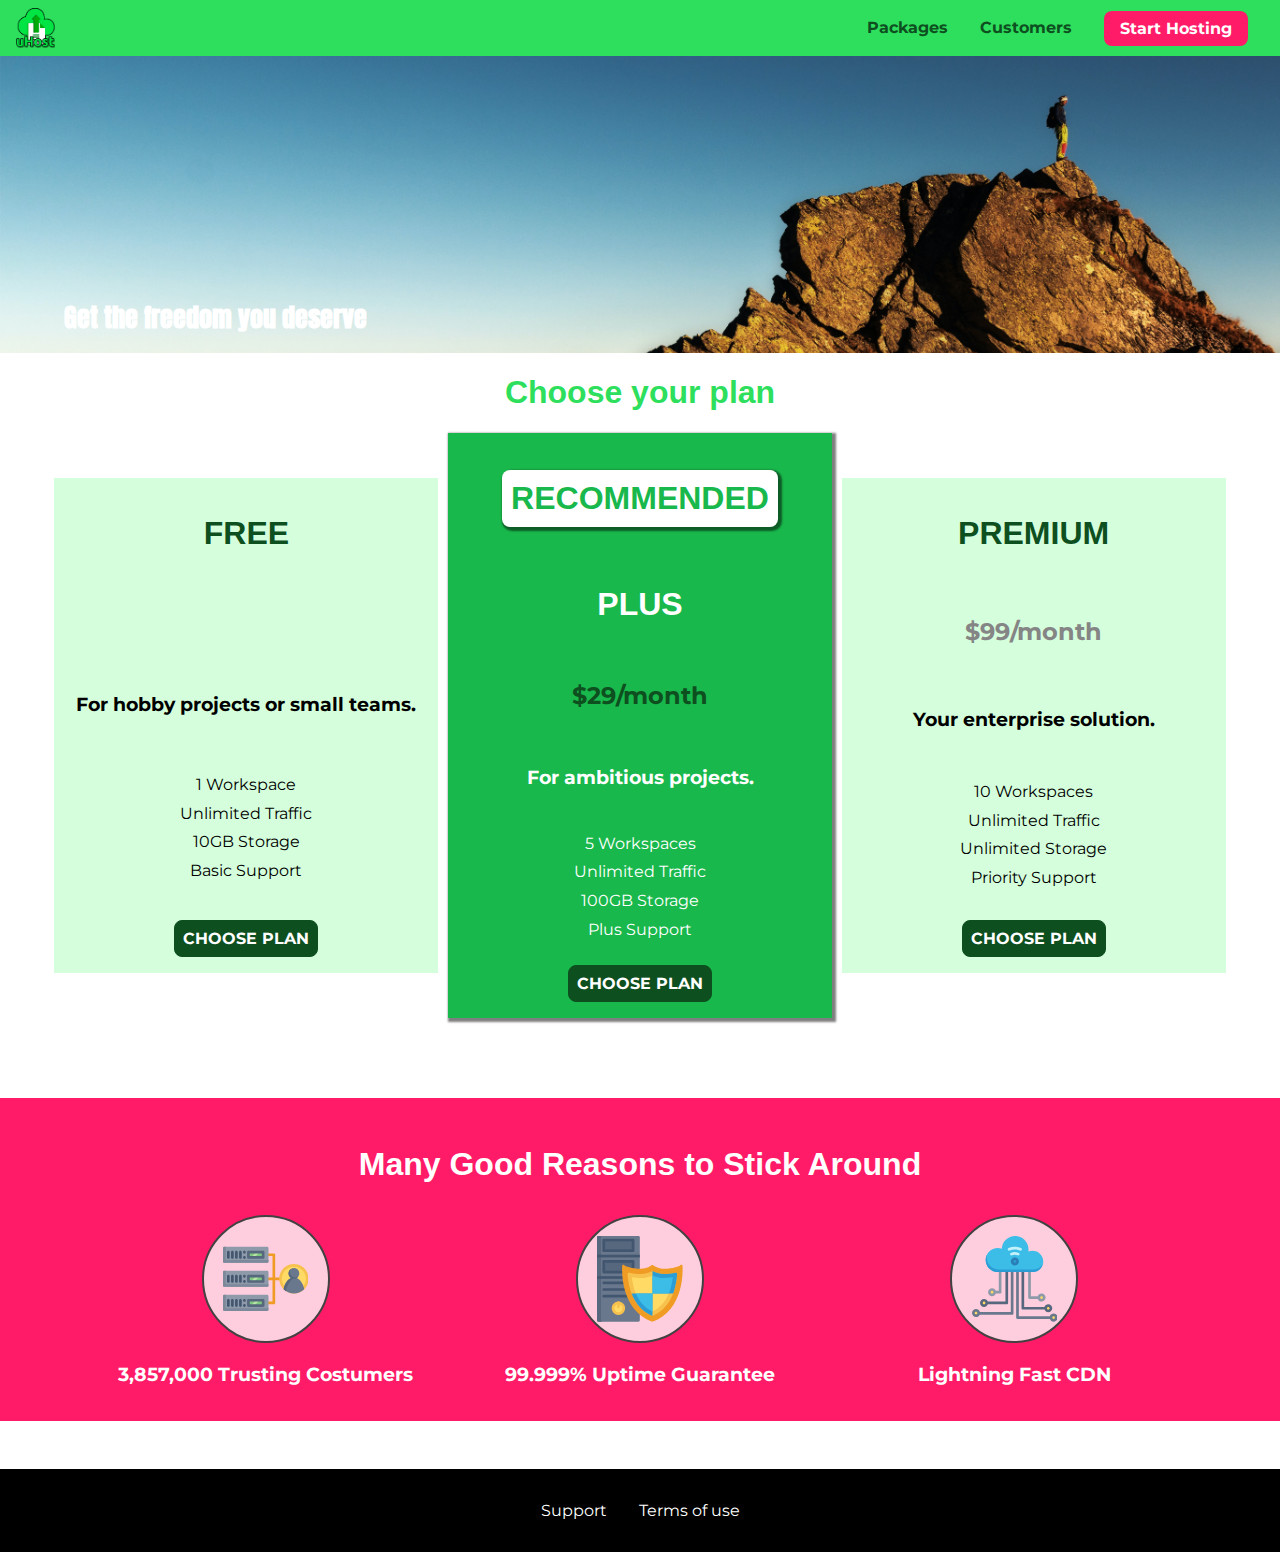
<file: index.html>
<!DOCTYPE html>
<html lang="en">

    <head>
        <meta charset="UTF-8">
        <meta http-equiv="X-UA-Compatible" content="ie=edge">
        <meta name="viewport" content="width=device-width, initial-scale=1.0">
        <title>uHost</title>
        <link rel="shortcut icon" href="images/favicon.png">
        <!--
            the shared.css file contains the styles that all of the html pages of the website should contain
            such as the header, footer and button ones.
            It is important for you to consider that the first file will be parsed first, therefore, the second 
            file will rewrite the properties for the elements that contain the same selector
        -->
        <link rel="stylesheet" href="shared.css">
        <link rel="stylesheet" href="main.css">
    </head>
    <!--
        NOTES
        - remember that the fonts should go before the css file so you can actually use them
    -->

    <body>
        <div class="backdrop"></div>
        <div class="modal">
            <h1 class="modal__title">Do you want to continue?</h1>
            <div class="modal__actions">
                <a href="start-hosting/index.html" class="modal__action">Yes!</a>
                <button class="modal__action modal__action--negative" type="button">No!</button>
            </div>
        </div>
        <header class="main-header">
            <div>
                <button class="toggle-button">
                    <span class="toggle-button__bar"></span>
                    <span class="toggle-button__bar"></span>
                    <span class="toggle-button__bar"></span>
                </button>
                <a href="index.html" class="main-header__brand">
                    <img src="images/uhost-icon.png" alt="uHost - Your favorite hosting company">
                </a>
            </div>
            <nav class="main-nav">
                <ul class="main-nav__items">
                    <li class="main-nav__item">
                        <a href="packages/index.html">Packages</a>
                    </li>
                    <li class="main-nav__item">
                        <a href="customers/index.html">Customers</a>
                    </li>
                    <li class="main-nav__item main-nav__item--cta">
                        <a href="start-hosting/index.html">Start Hosting</a>
                    </li>
                </ul>
            </nav>
        </header>
        <nav class="mobile-nav">
            <ul class="mobile-nav__items">
                <li class="mobile-nav__item">
                    <a href="packages/index.html">Packages</a>
                </li>
                <li class="mobile-nav__item">
                    <a href="customers/index.html">Customers</a>
                </li>
                <li class="mobile-nav__item mobile-nav__item--cta">
                    <a href="start-hosting/index.html">Start Hosting</a>
                </li>
            </ul>
        </nav>
       <main>
           <section id="product-overview">
               <h1>Get the freedom you deserve</h1>
           </section>
           <section id="plans">
               <h1 class="section-title">Choose your plan</h1>
               <div class="plan__list">
                <article class="plan">
                    <h1 class="plan__title">FREE</h1>
                    <h2 class="plan__price"$0/month</h2>
                    <h3>For hobby projects or small teams.</h3>
                    <ul class="plan__features">
                        <li class="plan__feature">1 Workspace</li>
                        <li class="plan__feature">Unlimited Traffic</li>
                        <li class="plan__feature">10GB Storage</li>
                        <li class="plan__feature">Basic Support</li>
                    </ul>
                    <div>
                        <button class="button">CHOOSE PLAN</button>
                    </div>
                </article>
                <article class="plan plan--highlighted">
                    <h1 class="plan__annotation">RECOMMENDED</h1>
                    <h1 class="plan__title">PLUS</h1>
                    <h2 class="plan__price">$29/month</h2>
                    <h3>For ambitious projects.</h3>
                    <ul class="plan__features">
                        <li class="plan__feature">5 Workspaces</li>
                        <li class="plan__feature">Unlimited Traffic</li>
                        <li class="plan__feature">100GB Storage</li>
                        <li class="plan__feature">Plus Support</li>
                    </ul>
                    <div>
                        <button class="button">CHOOSE PLAN</button>
                    </div>
                </article>
                <article class="plan">
                    <h1 class="plan__title">PREMIUM</h1>
                    <h2 class="plan__price">$99/month</h2>
                    <h3>Your enterprise solution.</h3>
                    <ul class="plan__features">
                        <li class="plan__feature">10 Workspaces</li>
                        <li class="plan__feature">Unlimited Traffic</li>
                        <li class="plan__feature">Unlimited Storage</li>
                        <li class="plan__feature">Priority Support</li>
                    </ul>
                    <div>
                        <button class="button">CHOOSE PLAN</button>
                    </div>
                </article>
            </div>
           </section>
           <section id="key-features">
               <h1 class="section-title">Many Good Reasons to Stick Around</h1>
               <ul class="key-feature__list">
                   <li class="key-feature">
                       <div class="key-feature__image">
                        <svg viewBox="0 0 512 512">
                            <path style="fill:#F09B24;" d="M344,248h-32V112c0-4.418-3.582-8-8-8h-40c-4.418,0-8,3.582-8,8s3.582,8,8,8h32v128h-32  c-4.418,0-8,3.582-8,8s3.582,8,8,8h32v128h-32c-4.418,0-8,3.582-8,8s3.582,8,8,8h40c4.418,0,8-3.582,8-8V264h32c4.418,0,8-3.582,8-8  S348.418,248,344,248z"
                            />
                            <path style="fill:#8E9AA9;" d="M264,64H8c-4.418,0-8,3.582-8,8v80c0,4.418,3.582,8,8,8h256c4.418,0,8-3.582,8-8V72  C272,67.582,268.418,64,264,64z"
                            />
                            <path style="fill:#7C899B;" d="M24,144c-4.418,0-8-3.582-8-8V64H8c-4.418,0-8,3.582-8,8v80c0,4.418,3.582,8,8,8h256  c4.418,0,8-3.582,8-8v-8H24z"
                            />
                            <rect x="152" y="96" style="fill:#B8E3A8;" width="88" height="32" />
                            <g>
                                <polygon style="fill:#7EC97D;" points="152,96 152,128 166,128 198,96  " />
                                <polygon style="fill:#7EC97D;" points="220,96 188,128 240,128 240,96  " />
                            </g>
                            <path style="fill:#56677E;" d="M240,136h-88c-4.418,0-8-3.582-8-8V96c0-4.418,3.582-8,8-8h88c4.418,0,8,3.582,8,8v32  C248,132.418,244.418,136,240,136z M160,120h72v-16h-72V120z"
                            />
                            <g>
                                <path style="fill:#435670;" d="M32,136c-4.418,0-8-3.582-8-8V96c0-4.418,3.582-8,8-8s8,3.582,8,8v32C40,132.418,36.418,136,32,136z   "
                                />
                                <path style="fill:#435670;" d="M56,136c-4.418,0-8-3.582-8-8V96c0-4.418,3.582-8,8-8s8,3.582,8,8v32C64,132.418,60.418,136,56,136z   "
                                />
                                <path style="fill:#435670;" d="M80,136c-4.418,0-8-3.582-8-8V96c0-4.418,3.582-8,8-8s8,3.582,8,8v32C88,132.418,84.418,136,80,136z   "
                                />
                                <path style="fill:#435670;" d="M104,136c-4.418,0-8-3.582-8-8V96c0-4.418,3.582-8,8-8s8,3.582,8,8v32   C112,132.418,108.418,136,104,136z"
                                />
                                <path style="fill:#435670;" d="M128,105c-4.418,0-8-3.582-8-8v-1c0-4.418,3.582-8,8-8s8,3.582,8,8v1   C136,101.418,132.418,105,128,105z"
                                />
                                <path style="fill:#435670;" d="M128,136c-4.418,0-8-3.582-8-8v-1c0-4.418,3.582-8,8-8s8,3.582,8,8v1   C136,132.418,132.418,136,128,136z"
                                />
                            </g>
                            <path style="fill:#8E9AA9;" d="M264,208H8c-4.418,0-8,3.582-8,8v80c0,4.418,3.582,8,8,8h256c4.418,0,8-3.582,8-8v-80  C272,211.582,268.418,208,264,208z"
                            />
                            <path style="fill:#7C899B;" d="M24,288c-4.418,0-8-3.582-8-8v-72H8c-4.418,0-8,3.582-8,8v80c0,4.418,3.582,8,8,8h256  c4.418,0,8-3.582,8-8v-8H24z"
                            />
                            <rect x="152" y="240" style="fill:#B8E3A8;" width="88" height="32" />
                            <g>
                                <polygon style="fill:#7EC97D;" points="152,240 152,272 166,272 198,240  " />
                                <polygon style="fill:#7EC97D;" points="220,240 188,272 240,272 240,240  " />
                            </g>
                            <path style="fill:#56677E;" d="M240,280h-88c-4.418,0-8-3.582-8-8v-32c0-4.418,3.582-8,8-8h88c4.418,0,8,3.582,8,8v32  C248,276.418,244.418,280,240,280z M160,264h72v-16h-72V264z"
                            />
                            <g>
                                <path style="fill:#435670;" d="M32,280c-4.418,0-8-3.582-8-8v-32c0-4.418,3.582-8,8-8s8,3.582,8,8v32C40,276.418,36.418,280,32,280   z"
                                />
                                <path style="fill:#435670;" d="M56,280c-4.418,0-8-3.582-8-8v-32c0-4.418,3.582-8,8-8s8,3.582,8,8v32C64,276.418,60.418,280,56,280   z"
                                />
                                <path style="fill:#435670;" d="M80,280c-4.418,0-8-3.582-8-8v-32c0-4.418,3.582-8,8-8s8,3.582,8,8v32C88,276.418,84.418,280,80,280   z"
                                />
                                <path style="fill:#435670;" d="M104,280c-4.418,0-8-3.582-8-8v-32c0-4.418,3.582-8,8-8s8,3.582,8,8v32   C112,276.418,108.418,280,104,280z"
                                />
                                <path style="fill:#435670;" d="M128,249c-4.418,0-8-3.582-8-8v-1c0-4.418,3.582-8,8-8s8,3.582,8,8v1   C136,245.418,132.418,249,128,249z"
                                />
                                <path style="fill:#435670;" d="M128,280c-4.418,0-8-3.582-8-8v-1c0-4.418,3.582-8,8-8s8,3.582,8,8v1   C136,276.418,132.418,280,128,280z"
                                />
                            </g>
                            <path style="fill:#8E9AA9;" d="M264,352H8c-4.418,0-8,3.582-8,8v80c0,4.418,3.582,8,8,8h256c4.418,0,8-3.582,8-8v-80  C272,355.582,268.418,352,264,352z"
                            />
                            <path style="fill:#7C899B;" d="M24,432c-4.418,0-8-3.582-8-8v-72H8c-4.418,0-8,3.582-8,8v80c0,4.418,3.582,8,8,8h256  c4.418,0,8-3.582,8-8v-8H24z"
                            />
                            <rect x="152" y="384" style="fill:#B8E3A8;" width="88" height="32" />
                            <g>
                                <polygon style="fill:#7EC97D;" points="152,384 152,416 166,416 198,384  " />
                                <polygon style="fill:#7EC97D;" points="220,384 188,416 240,416 240,384  " />
                            </g>
                            <path style="fill:#56677E;" d="M240,424h-88c-4.418,0-8-3.582-8-8v-32c0-4.418,3.582-8,8-8h88c4.418,0,8,3.582,8,8v32  C248,420.418,244.418,424,240,424z M160,408h72v-16h-72V408z"
                            />
                            <g>
                                <path style="fill:#435670;" d="M32,424c-4.418,0-8-3.582-8-8v-32c0-4.418,3.582-8,8-8s8,3.582,8,8v32C40,420.418,36.418,424,32,424   z"
                                />
                                <path style="fill:#435670;" d="M56,424c-4.418,0-8-3.582-8-8v-32c0-4.418,3.582-8,8-8s8,3.582,8,8v32C64,420.418,60.418,424,56,424   z"
                                />
                                <path style="fill:#435670;" d="M80,424c-4.418,0-8-3.582-8-8v-32c0-4.418,3.582-8,8-8s8,3.582,8,8v32C88,420.418,84.418,424,80,424   z"
                                />
                                <path style="fill:#435670;" d="M104,424c-4.418,0-8-3.582-8-8v-32c0-4.418,3.582-8,8-8s8,3.582,8,8v32   C112,420.418,108.418,424,104,424z"
                                />
                                <path style="fill:#435670;" d="M128,393c-4.418,0-8-3.582-8-8v-1c0-4.418,3.582-8,8-8s8,3.582,8,8v1   C136,389.418,132.418,393,128,393z"
                                />
                                <path style="fill:#435670;" d="M128,424c-4.418,0-8-3.582-8-8v-1c0-4.418,3.582-8,8-8s8,3.582,8,8v1   C136,420.418,132.418,424,128,424z"
                                />
                            </g>
                            <path style="fill:#F7C14D;" d="M424,168c-48.523,0-88,39.477-88,88s39.477,88,88,88s88-39.477,88-88S472.523,168,424,168z" />
                            <path style="fill:#FFDB66;" d="M424,184c-39.701,0-72,32.299-72,72s32.299,72,72,72s72-32.299,72-72S463.701,184,424,184z" />
                            <path style="fill:#69788D;" d="M484.893,314.16C476.393,274.588,451.922,248,424,248s-52.393,26.588-60.893,66.16  c-0.605,2.82,0.354,5.749,2.511,7.664C381.731,336.124,402.465,344,424,344s42.269-7.876,58.381-22.176  C484.539,319.909,485.498,316.98,484.893,314.16z"
                            />
                            <path style="fill:#56677E;" d="M434.053,249.171C430.768,248.403,427.411,248,424,248c-27.922,0-52.393,26.588-60.893,66.16  c-0.605,2.82,0.354,5.749,2.511,7.664c3.383,3.002,6.979,5.703,10.734,8.125C384.904,286.243,407.373,255.378,434.053,249.171z"
                            />
                            <path style="fill:#69788D;" d="M424,192c-17.645,0-32,14.355-32,32s14.355,32,32,32s32-14.355,32-32S441.645,192,424,192z" />
                            <path style="fill:#56677E;" d="M432,248c-17.645,0-32-14.355-32-32c0-6.783,2.128-13.076,5.742-18.258  C397.444,203.53,392,213.138,392,224c0,17.645,14.355,32,32,32c10.862,0,20.471-5.444,26.258-13.742  C445.076,245.872,438.783,248,432,248z"
                            />
                        </svg>
                       </div>
                       <p class="key-feature__description">3,857,000 Trusting Costumers</p>
                   </li>
                   <li class="key-feature">
                       <div class="key-feature__image">
                        <svg viewBox="0 0 512 512">
                            <path style="fill:#69788D;" d="M248,0H8C3.582,0,0,3.582,0,8v496c0,4.418,3.582,8,8,8h240c4.418,0,8-3.582,8-8V8  C256,3.582,252.418,0,248,0z"
                            />
                            <path style="fill:#56677E;" d="M24,504V8c0-4.418,3.582-8,8-8H8C3.582,0,0,3.582,0,8v496c0,4.418,3.582,8,8,8h24  C27.582,512,24,508.418,24,504z"
                            />
                            <g>
                                <rect x="0" y="112" style="fill:#435670;" width="256" height="16" />
                                <rect x="0" y="240" style="fill:#435670;" width="256" height="16" />
                            </g>
                            <path style="fill:#F7C14D;" d="M128,392c-22.056,0-40,17.944-40,40s17.944,40,40,40s40-17.944,40-40S150.056,392,128,392z" />
                            <path style="fill:#FFDB66;" d="M128,408c-13.233,0-24,10.767-24,24s10.767,24,24,24s24-10.767,24-24S141.233,408,128,408z" />
                            <path style="fill:#F7C14D;" d="M128,392c-2.739,0-5.414,0.278-8,0.805V424c0,4.418,3.582,8,8,8c4.418,0,8-3.582,8-8v-31.195  C133.414,392.278,130.739,392,128,392z"
                            />
                            <g>
                                <path style="fill:#435670;" d="M216,288H40c-4.418,0-8-3.582-8-8s3.582-8,8-8h176c4.418,0,8,3.582,8,8S220.418,288,216,288z"
                                />
                                <path style="fill:#435670;" d="M216,328H40c-4.418,0-8-3.582-8-8s3.582-8,8-8h176c4.418,0,8,3.582,8,8S220.418,328,216,328z"
                                />
                                <path style="fill:#435670;" d="M216,368H40c-4.418,0-8-3.582-8-8s3.582-8,8-8h176c4.418,0,8,3.582,8,8S220.418,368,216,368z"
                                />
                                <path style="fill:#435670;" d="M216,16H40c-4.418,0-8,3.582-8,8v64c0,4.418,3.582,8,8,8h176c4.418,0,8-3.582,8-8V24   C224,19.582,220.418,16,216,16z"
                                />
                            </g>
                            <rect x="48" y="32" style="fill:#56677E;" width="160" height="48" />
                            <path style="fill:#435670;" d="M216,144H40c-4.418,0-8,3.582-8,8v64c0,4.418,3.582,8,8,8h176c4.418,0,8-3.582,8-8v-64  C224,147.582,220.418,144,216,144z"
                            />
                            <rect x="48" y="160" style="fill:#56677E;" width="160" height="48" />
                            <path style="fill:#F09B24;" d="M511.747,180.237c-0.194-6.537-8.107-10.107-13.135-5.894c-5.6,4.693-42.904,21.282-98.514,21.282  c-33.45,0-64.625-20.999-64.929-21.206c-2.9-1.991-6.764-1.85-9.512,0.346c-2.677,2.135-27.201,20.86-63.793,20.86  c-55.607,0-92.914-16.589-98.515-21.282c-5.028-4.211-12.941-0.645-13.135,5.894c-1.634,54.834,4.655,105.941,18.693,151.903  c12.096,39.604,29.759,74.047,52.497,102.373c27.538,34.304,62.743,59.882,104.66,76.045c3.069,1.918,6.757,1.921,9.83,0  c41.917-16.163,77.122-41.741,104.66-76.045c22.738-28.326,40.401-62.77,52.497-102.373  C507.092,286.179,513.381,235.071,511.747,180.237z"
                            />
                            <path style="fill:#F7C14D;" d="M476.21,221.226c-1.953-1.631-4.568-2.235-7.036-1.628c-21.686,5.327-44.926,8.028-69.075,8.028  c-25.926,0-49.633-8.975-64.955-16.504c-2.307-1.134-5.016-1.091-7.284,0.116c-14.059,7.477-36.919,16.388-65.994,16.388  c-24.153,0-47.394-2.701-69.075-8.028c-5.155-1.268-10.221,2.966-9.894,8.261c2.077,33.693,7.668,65.635,16.616,94.935  c22.774,74.565,66.139,126.334,128.888,153.868c2.032,0.891,4.397,0.891,6.43,0c61.777-27.107,104.716-78.876,127.62-153.868  c8.948-29.3,14.539-61.241,16.616-94.935C479.224,225.319,478.163,222.856,476.21,221.226z"
                            />
                            <path style="fill:#FFDB66;" d="M331.609,451.727c-52.604-25.289-89.304-70.987-109.144-135.944  c-6.532-21.39-11.162-44.336-13.82-68.447c17.133,2.852,34.952,4.291,53.22,4.291c29.394,0,53.376-7.793,69.978-15.561  c17.44,7.736,41.656,15.561,68.256,15.561c18.267,0,36.085-1.439,53.219-4.291c-2.659,24.112-7.288,47.06-13.82,68.448  C419.545,381.108,383.27,426.805,331.609,451.727z"
                            />
                            <g>
                                <path style="fill:#2C9DD4;" d="M479.066,227.858c0.157-2.539-0.903-5.002-2.856-6.633s-4.568-2.235-7.036-1.628   c-21.686,5.327-44.926,8.028-69.075,8.028c-25.926,0-49.633-8.975-64.955-16.504c-1.057-0.52-2.2-0.78-3.345-0.806l-0.072,133.351   h123.601c2.556-6.746,4.933-13.702,7.123-20.874C471.398,293.493,476.989,261.552,479.066,227.858z"
                                />
                                <path style="fill:#2C9DD4;" d="M206.658,343.667c24.153,63.42,65.028,108.108,121.743,132.995c1.031,0.452,2.147,0.673,3.263,0.666   l0.063-133.661H206.658z"
                                />
                            </g>
                            <g>
                                <path style="fill:#3CBDE8;" d="M439.497,315.783c6.532-21.389,11.161-44.336,13.82-68.448c-17.134,2.852-34.952,4.291-53.219,4.291   c-26.6,0-50.815-7.824-68.256-15.561l-0.116,107.601h97.758C433.179,334.807,436.524,325.518,439.497,315.783z"
                                />
                                <path style="fill:#3CBDE8;" d="M232.523,343.667c21.144,50.298,54.363,86.56,99.087,108.06l0.117-108.06H232.523z" />
                            </g>
                        </svg>
                       </div>
                       <p class="key-feature__description">99.999% Uptime Guarantee</p>
                   </li>
                   <li class="key-feature">
                       <div class="key-feature__image">
                        <svg viewBox="0 0 512 512">
                            <path style="fill:#8E9AA9;" d="M168,200c-4.418,0-8,3.582-8,8v120h-17.376c-3.302-9.311-12.194-16-22.624-16  c-13.234,0-24,10.767-24,24s10.766,24,24,24c10.429,0,19.321-6.689,22.624-16H168c4.418,0,8-3.582,8-8V208  C176,203.582,172.418,200,168,200z"
                            />
                            <path style="fill:#FFDB66;" d="M120,328c-4.411,0-8,3.589-8,8s3.589,8,8,8s8-3.589,8-8S124.411,328,120,328z" />
                            <path style="fill:#56677E;" d="M208,200c-4.418,0-8,3.582-8,8v184H94.624C91.322,382.689,82.43,376,72,376  c-13.234,0-24,10.767-24,24s10.766,24,24,24c10.429,0,19.321-6.689,22.624-16H208c4.418,0,8-3.582,8-8V208  C216,203.582,212.418,200,208,200z"
                            />
                            <path style="fill:#FFDB66;" d="M72,392c-4.411,0-8,3.589-8,8s3.589,8,8,8s8-3.589,8-8S76.411,392,72,392z" />
                            <path style="fill:#69788D;" d="M240,208c-4.418,0-8,3.582-8,8v239H47.24c-2.671-10.34-12.078-18-23.24-18c-13.234,0-24,10.767-24,24  s10.766,24,24,24c9.666,0,18.009-5.747,21.809-14H240c4.418,0,8-3.582,8-8V216C248,211.582,244.418,208,240,208z"
                            />
                            <path style="fill:#FFDB66;" d="M24,453c-4.411,0-8,3.589-8,8s3.589,8,8,8s8-3.589,8-8S28.411,453,24,453z" />
                            <path style="fill:#69788D;" d="M488,464c-10.429,0-19.321,6.689-22.624,16H280V208c0-4.418-3.582-8-8-8s-8,3.582-8,8v280  c0,4.418,3.582,8,8,8h193.376c3.302,9.311,12.194,16,22.624,16c13.234,0,24-10.767,24-24S501.234,464,488,464z"
                            />
                            <path style="fill:#FFDB66;" d="M488,480c-4.411,0-8,3.589-8,8s3.589,8,8,8s8-3.589,8-8S492.411,480,488,480z" />
                            <path style="fill:#56677E;" d="M456,408c-10.429,0-19.321,6.689-22.624,16H312V208c0-4.418-3.582-8-8-8s-8,3.582-8,8v224  c0,4.418,3.582,8,8,8h129.376c3.302,9.311,12.194,16,22.624,16c13.234,0,24-10.767,24-24S469.234,408,456,408z"
                            />
                            <path style="fill:#FFDB66;" d="M456,424c-4.411,0-8,3.589-8,8s3.589,8,8,8s8-3.589,8-8S460.411,424,456,424z" />
                            <path style="fill:#8E9AA9;" d="M416,344c-10.429,0-19.321,6.689-22.624,16H352V208c0-4.418-3.582-8-8-8s-8,3.582-8,8v160  c0,4.418,3.582,8,8,8h49.376c3.302,9.311,12.194,16,22.624,16c13.234,0,24-10.767,24-24S429.234,344,416,344z"
                            />
                            <path style="fill:#FFDB66;" d="M416,360c-4.411,0-8,3.589-8,8s3.589,8,8,8s8-3.589,8-8S420.411,360,416,360z" />
                            <path style="fill:#3CBDE8;" d="M362,88c-8.741,0-17.231,1.751-25.06,5.085C337.646,88.797,338,84.43,338,80  c0-44.112-35.888-80-80-80c-42.823,0-77.895,33.816-79.909,76.149C170.393,73.415,162.244,72,154,72c-39.701,0-72,32.299-72,72  s32.299,72,72,72h208c35.29,0,64-28.71,64-64S397.29,88,362,88z"
                            />
                            <path style="fill:#2C9DD4;" d="M368,200H160c-39.701,0-72-32.299-72-72c0-5.863,0.721-11.559,2.05-17.019  C84.918,120.88,82,132.102,82,144c0,39.701,32.299,72,72,72h208c30.389,0,55.88-21.296,62.379-49.743  C413.565,186.327,392.352,200,368,200z"
                            />
                            <path style="fill:#2A7DB5;" d="M256,128c-13.234,0-24,10.767-24,24s10.766,24,24,24c13.233,0,24-10.767,24-24S269.233,128,256,128z"
                            />
                            <path style="fill:#2C9DD4;" d="M256,144c-4.411,0-8,3.589-8,8s3.589,8,8,8c4.411,0,8-3.589,8-8S260.411,144,256,144z" />
                            <g>
                                <path style="fill:#C5F1FA;" d="M221.755,87.695c-2.994,0-5.864-1.688-7.233-4.572c-1.894-3.991-0.194-8.763,3.798-10.657   C230.157,66.849,242.834,64,256,64c13.166,0,25.844,2.849,37.68,8.466c3.992,1.895,5.692,6.666,3.798,10.657   s-6.666,5.692-10.657,3.798C277.144,82.328,266.774,80,256,80c-10.774,0-21.144,2.328-30.821,6.921   C224.072,87.446,222.904,87.695,221.755,87.695z"
                                />
                                <path style="fill:#C5F1FA;" d="M276.545,116.618c-1.148,0-2.316-0.249-3.424-0.774C267.745,113.293,261.985,112,256,112   c-5.985,0-11.745,1.293-17.121,3.844c-3.991,1.895-8.763,0.192-10.657-3.798c-1.894-3.992-0.193-8.764,3.798-10.657   C239.557,97.813,247.625,96,256,96c8.376,0,16.444,1.813,23.98,5.389c3.991,1.894,5.692,6.665,3.798,10.657   C282.41,114.93,279.539,116.618,276.545,116.618z"
                                />
                            </g>

                        </svg>
                       </div>
                       <p class="key-feature__description">Lightning Fast CDN</p>
                   </li>
               </ul>
           </section>
       </main> 
       <footer class="main-footer">
           <nav>
               <ul class="main-footer__links">
                   <li class="main-footer__link">
                       <a href="#">Support</a>
                   </li>
                   <li class="main-footer__link">
                       <a href="#">Terms of use</a>
                   </li>
               </ul>
           </nav>
       </footer>
       <script src="shared.js"></script>
    </body>
</html>
</file>
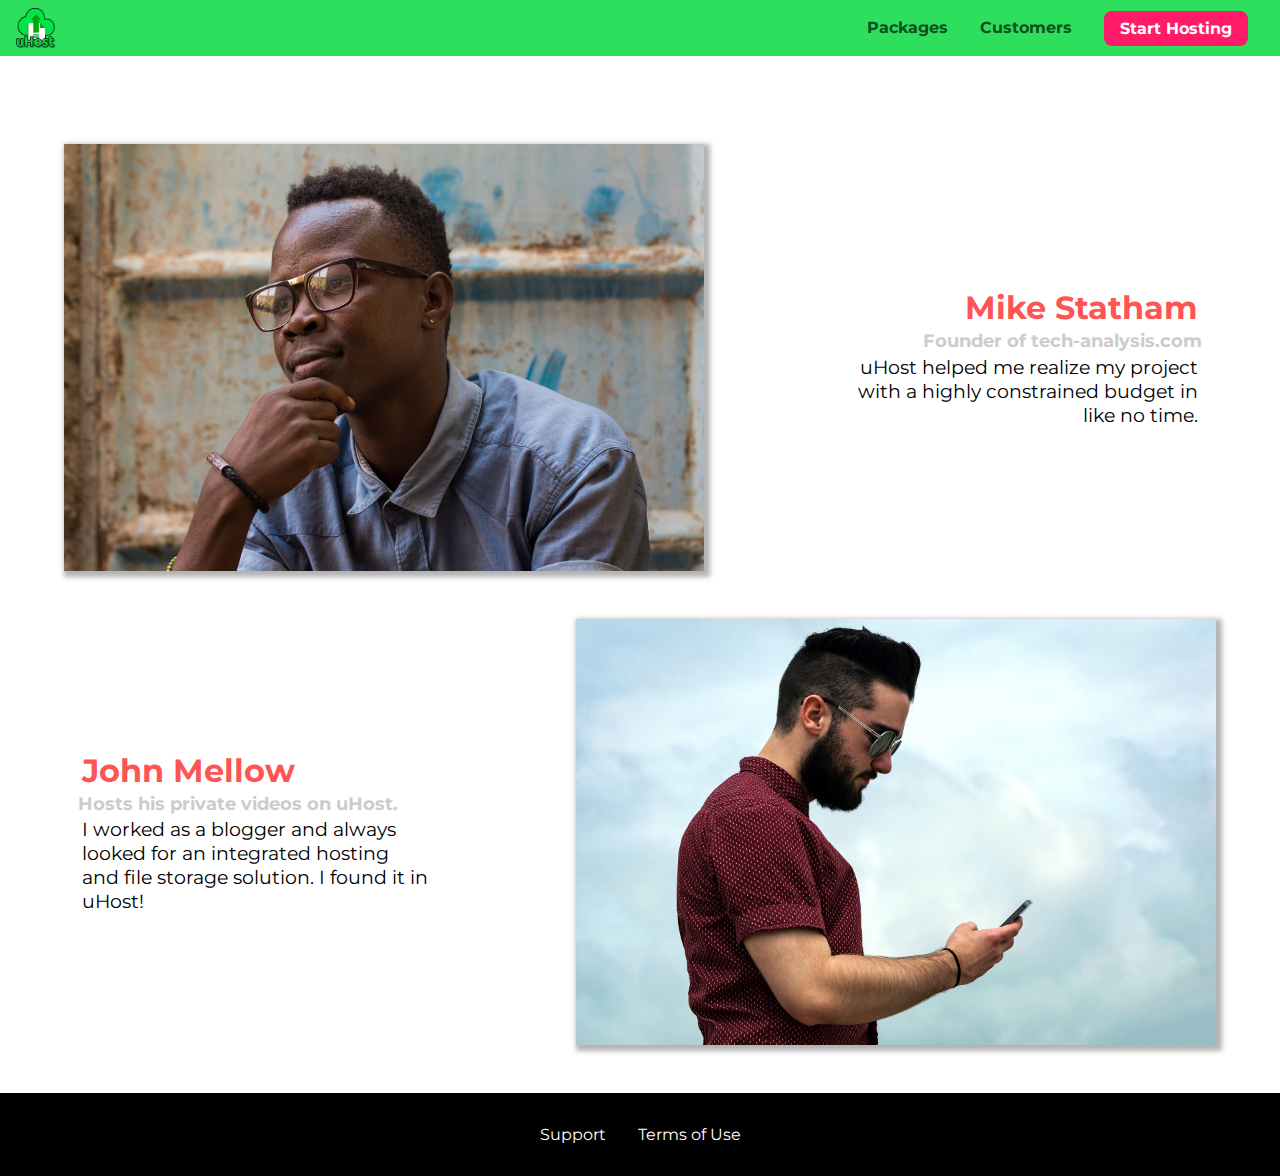
<file: customers/index.html>
<!DOCTYPE html>
<html lang="en">

<head>
    <meta charset="UTF-8">
    <meta name="viewport" content="width=device-width, initial-scale=1.0">
    <meta http-equiv="X-UA-Compatible" content="ie=edge">
    <meta name="viewport" content="width=device-width, initial-scale=1.0">
    <title>uHost Customers</title>
    <link rel="shortcut icon" href="../images/favicon.png">
    <link rel="stylesheet" href="../shared.css">
    <link rel="stylesheet" href="customers.css">
</head>

<body>
    <div class="backdrop"></div>
    <header class="main-header">
        <div>
            <button class="toggle-button">
                <span class="toggle-button__bar"></span>
                <span class="toggle-button__bar"></span>
                <span class="toggle-button__bar"></span>
            </button>
            <a href="../index.html" class="main-header__brand">
                <img src="../images/uhost-icon.png" alt="uHost - Your favorite hosting company">
            </a>
        </div>
        <nav class="main-nav">
            <ul class="main-nav__items">
                <li class="main-nav__item">
                    <a href="../packages/index.html">Packages</a>
                </li>
                <li class="main-nav__item">
                    <a href="index.html">Customers</a>
                </li>
                <li class="main-nav__item main-nav__item--cta">
                    <a href="../start-hosting/index.html">Start Hosting</a>
                </li>
            </ul>
        </nav>
    </header>
    <nav class="mobile-nav">
        <ul class="mobile-nav__items">
            <li class="mobile-nav__item">
                <a href="../packages/index.html">Packages</a>
            </li>
            <li class="mobile-nav__item">
                <a href="index.html">Customers</a>
            </li>
            <li class="mobile-nav__item mobile-nav__item--cta">
                <a href="../start-hosting/index.html">Start Hosting</a>
            </li>
        </ul>
    </nav>
    <main>
        <div>
            <div class="testimonial" id="customer-1">
                <div class="testimonial__image-container">
                    <img src="../images/customer-1.jpg" alt="Mike Statham - Customer" class="testimonial__image">
                </div>
                <div class="testimonial__info">
                    <h1 class="testimonial__name">Mike Statham</h1>
                    <h2 class="testimonial__subtitle">Founder of
                        <a href="tech-analysis.com">tech-analysis.com</a>
                    </h2>
                    <p class="testimonial__text">uHost helped me realize my project with a highly constrained budget in like no time.</p>
                </div>
            </div>
            <div class="testimonial" id="customer-2">

                <div class="testimonial__info">
                    <h1 class="testimonial__name">John Mellow</h1>
                    <h2 class="testimonial__subtitle">Hosts his private videos on uHost.
                    </h2>
                    <p class="testimonial__text">I worked as a blogger and always looked for an integrated hosting and file storage solution. I found
                        it in uHost!
                    </p>
                </div>
                <div class="testimonial__image-container">
                    <img src="../images/customer-2.jpg" alt="John Mellow - Customer" class="testimonial__image">
                </div>
            </div>
        </div>
    </main>
    <footer class="main-footer">
        <nav>
            <ul class="main-footer__links">
                <li class="main-footer__link">
                    <a href="#">Support</a>
                </li>
                <li class="main-footer__link">
                    <a href="#">Terms of Use</a>
                </li>
            </ul>
        </nav>
    </footer>
    <script src="../shared.js"></script>
</body>

</html>
</file>
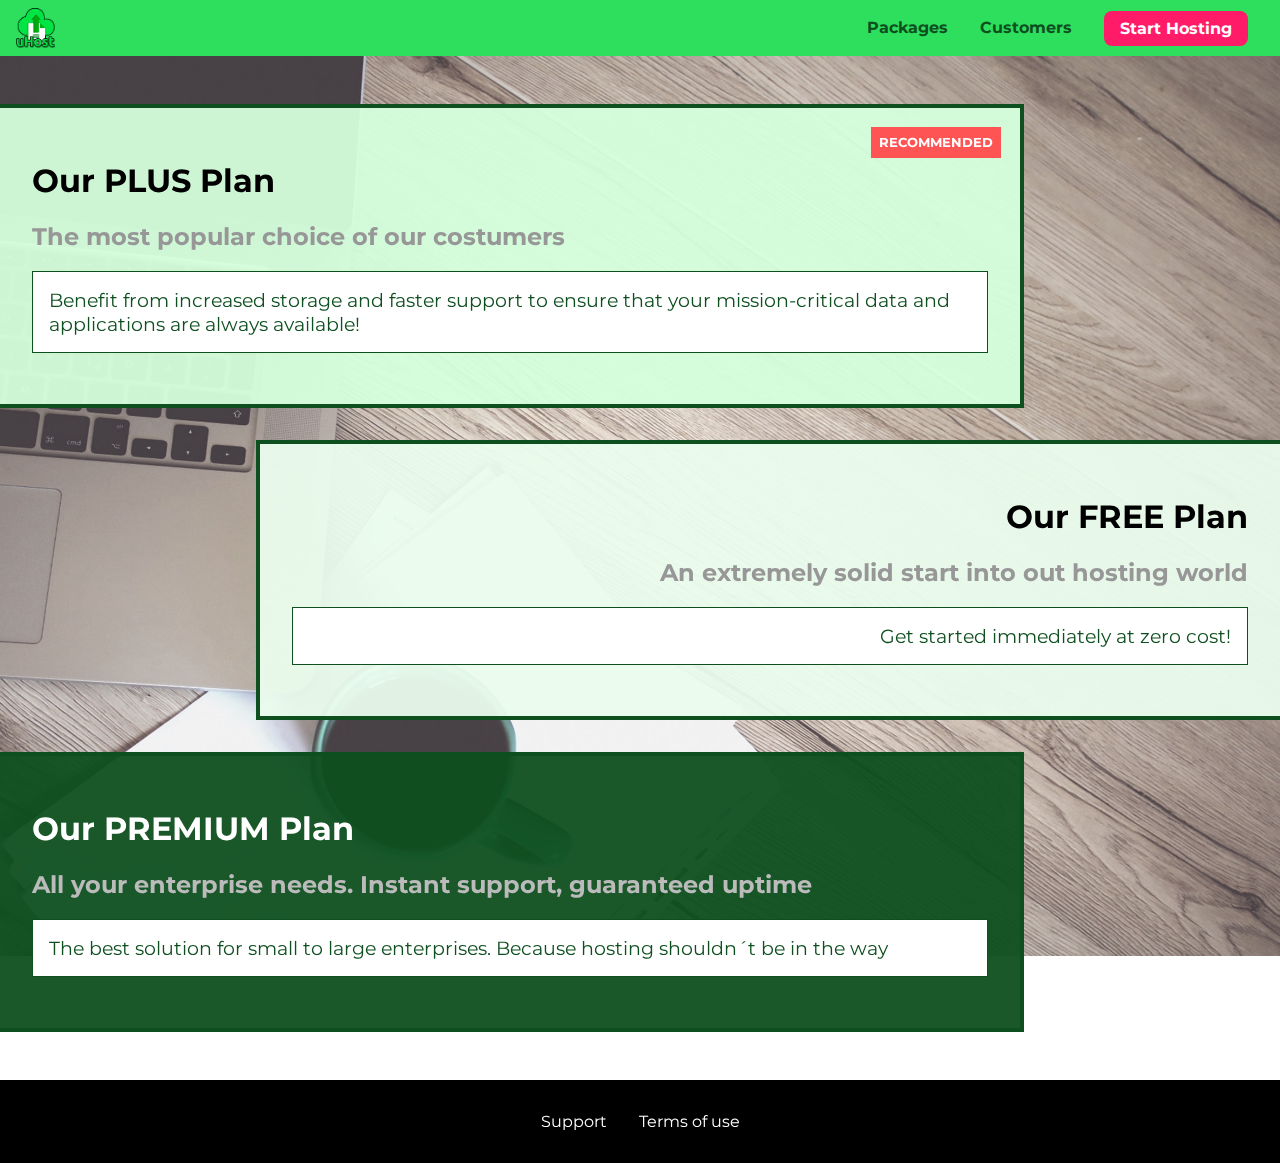
<file: packages/index.html>
<!DOCTYPE html>
<html lang="en">

    <head>
        <meta charset="UTF-8">
        <meta http-equiv="X-UA-Compatible" content="ie=edge">
        <meta name="viewport" content="width=device-width, initial-scale=1.0">
        <title>uHost</title>
        <link rel="shortcut icon" href="../images/favicon.png">
        <link rel="stylesheet" href="../shared.css">
        <link rel="stylesheet" href="packages.css">
    </head>

    <body>
        <div class="backdrop"></div>
        <div class="background"></div>
        <header class="main-header">
            <div>
                <button class="toggle-button">
                    <span class="toggle-button__bar"></span>
                    <span class="toggle-button__bar"></span>
                    <span class="toggle-button__bar"></span>
                </button>
                <a href="../index.html" class="main-header__brand">
                    <img src="../images/uhost-icon.png" alt="uHost - Your favorite hosting company">
                </a>
            </div>
            <nav class="main-nav">
                <ul class="main-nav__items">
                    <li class="main-nav__item">
                        <a href="index.html">Packages</a>
                    </li>
                    <li class="main-nav__item">
                        <a href="../customers/index.html">Customers</a>
                    </li>
                    <li class="main-nav__item main-nav__item--cta">
                        <a href="../start-hosting/index.html">Start Hosting</a>
                    </li>
                </ul>
            </nav>
        </header>
        <nav class="mobile-nav">
            <ul class="mobile-nav__items">
                <li class="mobile-nav__item">
                    <a href="index.html">Packages</a>
                </li>
                <li class="mobile-nav__item">
                    <a href="../customers/index.html">Customers</a>
                </li>
                <li class="mobile-nav__item mobile-nav__item--cta">
                    <a href="../start-hosting/index.html">Start Hosting</a>
                </li>
            </ul>
        </nav>
       <main>
           <section class="package" id="plus">
               <a href="#">
                   <h1 class="package__title">Our PLUS Plan</h1>
                   <h2 class="package__badge">RECOMMENDED</h2>
                   <h2 class="package__subtitle">The most popular choice of our costumers</h2>
                   <p class="package__description">Benefit from increased storage and faster support to ensure that your mission-critical data and applications
                    are always available!</p>
               </a>
           </section>
           <section class="package" id="free">
               <a href="#">
                    <h1 class="package__title">Our FREE Plan</h1>
                    <h2 class="package__subtitle">An extremely solid start into out hosting world</h2>
                    <p class="package__description">Get started immediately at zero cost!</p>
               </a>
           </section>
           <div class="clearfix"></div>
           <section class="package" id="premium">
               <a href="#">
                   <h1 class="package__title">Our PREMIUM Plan</h1>
                   <h2 class="package__subtitle">All your enterprise needs. Instant support, guaranteed uptime</h2>
                   <p class="package__description">The best solution for small to large enterprises. Because hosting shouldn´t be in the way</p>
               </a>
           </section>
       </main> 
       <footer class="main-footer">
           <nav>
               <ul class="main-footer__links">
                   <li class="main-footer__link">
                       <a href="#">Support</a>
                   </li>
                   <li class="main-footer__link">
                       <a href="#">Terms of use</a>
                   </li>
               </ul>
           </nav>
       </footer>
       <script src="../shared.js"></script>
    </body>
</html>
</file>
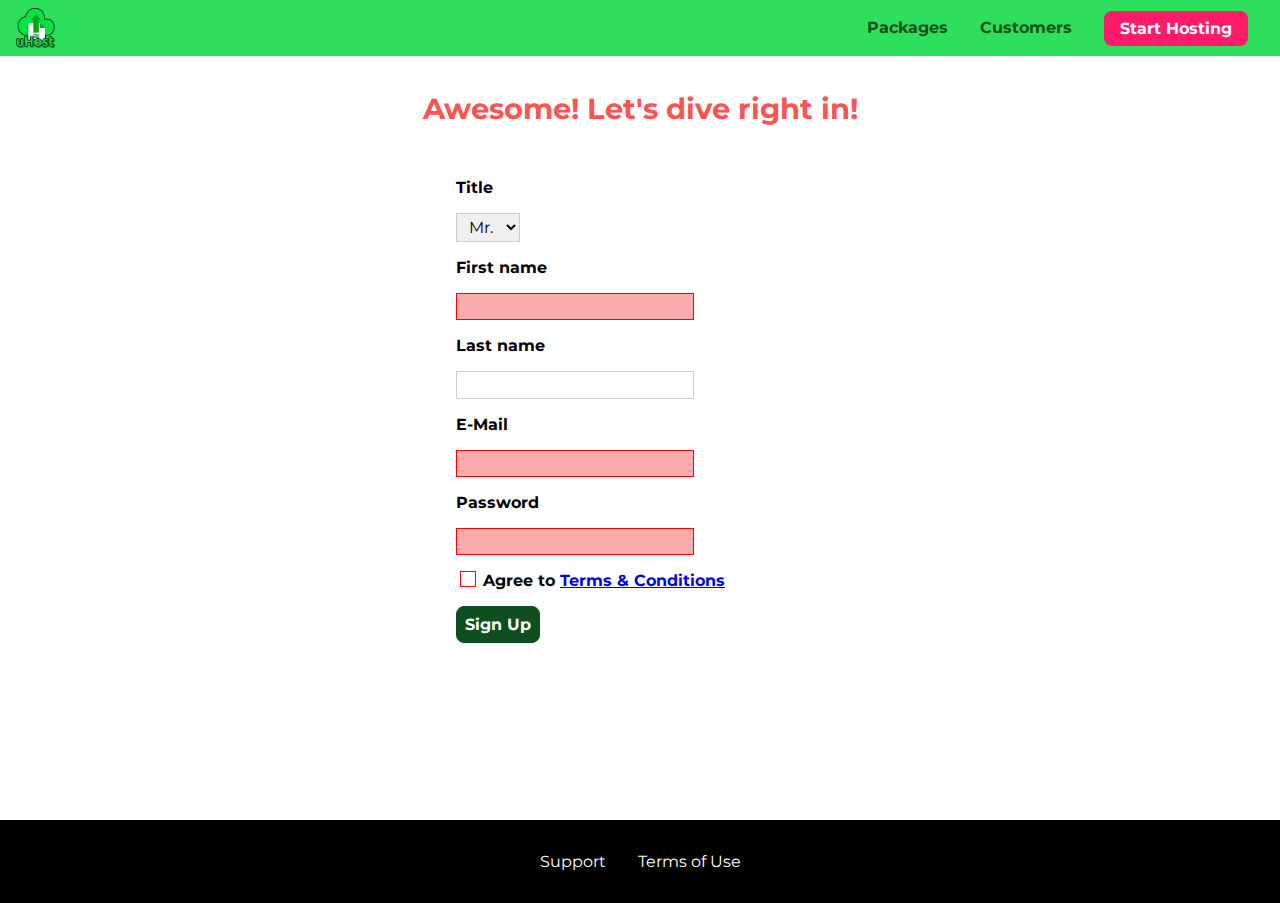
<file: start-hosting/index.html>
<!DOCTYPE html>
<html lang="en">
    <head>
        <meta charset="UTF-8">
        <meta name="viewport" content="width=device-width, initial-scale=1.0">
        <meta http-equiv="X-UA-Compatible" content="ie=edge">
        <title>uHost Signup</title>
        <link rel="shortcut icon" href="../images/favicon.png">
        <link rel="stylesheet" href="../shared.css">
        <link rel="stylesheet" href="start-hosting.css">
    </head>

    <body>
        <div class="backdrop"></div>
    <header class="main-header">
        <div>
            <button class="toggle-button">
                <span class="toggle-button__bar"></span>
                <span class="toggle-button__bar"></span>
                <span class="toggle-button__bar"></span>
            </button>
            <a href="../index.html" class="main-header__brand">
                <img src="../images/uhost-icon.png" alt="uHost - Your favorite hosting company">
            </a>
        </div>
        <nav class="main-nav">
            <ul class="main-nav__items">
                <li class="main-nav__item">
                    <a href="../packages/index.html">Packages</a>
                </li>
                <li class="main-nav__item">
                    <a href="../customers/index.html">Customers</a>
                </li>
                <li class="main-nav__item main-nav__item--cta">
                    <a href="index.html">Start Hosting</a>
                </li>
            </ul>
        </nav>
    </header>
    <nav class="mobile-nav">
        <ul class="mobile-nav__items">
            <li class="mobile-nav__item">
                <a href="../packages/index.html">Packages</a>
            </li>
            <li class="mobile-nav__item">
                <a href="../customers/index.html">Customers</a>
            </li>
            <li class="mobile-nav__item mobile-nav__item--cta">
                <a href="index.html">Start Hosting</a>
            </li>
        </ul>
    </nav>
    <main class="signup-page">
        <h1 class="signup-title">Awesome! Let's dive right in!</h1>
        <form action="index.html" class="signup-form">
            <label for="title">Title</label>
            <select id="title">
                <option value="mr">Mr.</option>
                <option value="ms">Ms.</option>
            </select>
            <label for="first-name">First name</label>
            <input type="text" id="first-name" required>
            <label for="last-name">Last name</label>
            <input type="text" id="last-name">
            <label for="email">E-Mail</label>
            <input type="text" id="email" required>
            <label for="password">Password</label>
            <input type="password" id="password" required>
            <input type="checkbox" id="agree-terms" required>
            <label for="agree-terms">Agree to
                <a href="#">Terms &amp; Conditions</a>
            </label>
            <button type="submit" class="button">Sign Up</button>
        </form>
    </main>
    <footer class="main-footer">
        <nav>
            <ul class="main-footer__links">
                <li class="main-footer__link">
                    <a href="#">Support</a>
                </li>
                <li class="main-footer__link">
                    <a href="#">Terms of Use</a>
                </li>
            </ul>
        </nav>
    </footer>
    <script src="../shared.js"></script>
    </body>
</html>
</file>
<file: shared.css>
@import url('https://fonts.googleapis.com/css2?family=Roboto:400,900');
@import url('https://fonts.googleapis.com/css2?family=Anton');
@import url('https://fonts.googleapis.com/css2?family=Montserrat:400,700');


*{
    box-sizing: border-box;
}

body{
    font-family: 'Montserrat', sans-serif;
    margin: 0;
    overflow-x: hidden;
}

main{
    min-height: calc(100vh - 3.5rem - 8rem);
    margin-top: 3.5rem;
}

.backdrop{
    position: fixed;
    display: none;
    top: 0;
    left: 0;
    z-index: 100;
    width: 100vw;
    height: 100vh;
    background: rgba(0,0, 0, 0.5);
}

.main-header{
    background: #2ddf5c;
    padding: 0.5rem 1rem;
    width: 100%;
    position: fixed;
    z-index: 5;
    top: 0;
    left:0;
    display: flex;
    align-items: center;
    justify-content: space-between;
}

.main-header__brand{
    color: #0e4f1f;
    text-decoration: none;
    font-weight: bold;
    width: 1.3rem;
}

.main-header__brand img{
    height: 2.5rem;
    vertical-align: middle;
}

.main-nav{
    display: none;
}

.main-nav__items{
    display: inline-block;
    padding:0;
    margin: 0;
    list-style: none;
    display: flex;
}

.main-nav__item{
    margin: 0 1rem;
}

.main-nav__item a,
.main-nav__item a{
    text-decoration: none;
    color: #0e4f1f;
    font-weight: bold;
    padding: 0.2rem 0;
}

.main-nav__item a:hover,
.main-nav__item a:active{
    color: white;
    border-bottom: 5px white solid;
}

.main-nav__item--cta a,
.mobile-nav__item--cta a{
    color:white;
    background: #ff1b68;
    padding: 0.5rem 1rem;
    border-radius: 8px;
}

.main-nav__item--cta a:hover,
.main-nav__item--cta a:active,
.mobile-nav__item--cta a:hover,
.mobile-nav__item--cta a:active{
    background: white;
    color: #ff1b68;
    border: none;
}

.toggle-button{
    width: 3rem;
    background: transparent;
    border: none;
    cursor: pointer;
    padding-top: 0;
    padding-bottom: 0;
    vertical-align: middle;
}

.toggle-button:focus{
    outline: none;
}

.toggle-button__bar{
    width: 100%;
    height: 0.2rem;
    background: black;
    display: block;
    margin: 0.6rem 0;
}

.mobile-nav{
    display: none;
    position: fixed;
    z-index: 101;
    top: 0;
    left: 0;
    background: white;
    width: 80%;
    height: 100vh;
}

.mobile-nav__items{
    width: 90%;
    height: 100%;
    list-style: none;
    margin: 0 auto;
    padding: 0;
    text-align: center;
    display: flex;
    flex-direction: column;
    justify-content: center;
    align-items: center;
}

.mobile-nav__item{
    margin: 1rem 0;
}

.mobile-nav__item a{
    font-size: 1.5rem;
}

.button{
    background: #0e4f1f;
    color: white;
    font: inherit;
    border: 1.5px solid #0e4f1f;
    padding: 0.5rem;
    border-radius: 8px;
    font-weight: bold;
    cursor: pointer;
}

.button:hover,
.button:active{
    background: white;
    color: #0e4f1f;
}

button:focus{
    outline:none;
}

.button[disabled]{
    cursor: not-allowed;
    border: #a1a1a1;
    background: #ccc;
    color: #a1a1a1; 
}

.main-footer{
    background: black;
    padding:2rem;
    margin-top:3rem;
}

.main-footer__links{
    list-style: none;
    margin:0;
    padding:0;
    display: flex;
    flex-direction: column;
    align-items: center;
}

.main-footer__link{
    margin: 0.5rem 0;
}

.main-footer__link a{
    color:white;
    text-decoration: none;
}

.main-footer__link a:hover,
.main-footer__link a:active{
    color:#ccc;
}

.open{
    display: block !important;
    /* the reason for the !important is that since 
       this property is needed for classes that are in the main
       css file, it overwrites the open class because it's at the same
       specifity (talking for the js document)*/
}

@media (min-width: 40rem){
    .toggle-button{
        display: none;
    }

    .main-nav{
        display: flex;
    }    

    .main-footer__link{
        margin: 0 1rem;
    }

    .main-footer__links{
        flex-direction: row;
        justify-content: center;
    }
}
</file>
<file: main.css>
.modal{
    position: fixed;
    display: none;
    z-index: 200;
    top: 20%;
    left: 30%;
    width: 40%;
    background: white;
    padding: 1rem;
    border: 1px solid #ccc;
    box-shadow: 1px 1px 1px rgba(0, 0, 0, 0.5);
}

.modal__title{
    text-align: center;
    margin: 0 0 1rem 0;
}

.modal__actions{
    text-align: center;
}

.modal__action{
    border: 1px solid #0e4f1f;
    background: #0e4f1f;
    text-decoration: none;
    color: white;
    font: inherit;
    padding:0.5rem 1rem;
    cursor: pointer;
}

.modal__action:hover, 
.modal__action:active{
    background: #2ddf5c;
    border-color: #2ddf5c;
}

.modal__action--negative{
    background:red;
    border-color: red;
}

.modal__action--negative:hover,
.modal__action--negative:active{
    background: #ff1b68;
    border-color: #ff1b68;
}

#product-overview{
    background: url("images/freedom.jpg") #ff1b68 0% 35%/cover no-repeat border-box;
    /* the hexadecimal value that´s after the url (image) is the fallback background if the image can't be correctly loaded*/
    /*background-image: linear-gradient(to left bottom, red, yellow, blue);*/
    height: 33vh;
    width: 100vw;
    position: relative;
}

#product-overview h1{
    font-family: 'Anton', sans-serif;
    color: white;
    position: absolute;
    bottom: 0;
    left: 5%;
    font-size: 1.6rem;
}

@media (max-width: 40rem) and (min-height: 40rem){
    #product-overview{
        height: 40vh;
        background-position: 50% 25%;
    }
    #product-overview h1{
        font-size: 3rem;
    }
}

.section-title{
    color: #2ddf5c;
    text-align: center;
}

.plan{
    background: #d5ffdc;
    text-align: center;
    padding: 1rem;
    margin: 0.5rem 0;
    width: 100%;
}

.plan--highlighted{
    background: #19b84c;
    color: white;
}

.plan__title{
    color: #0e4f1f;
}

.plan__price{
    color:rgb(133, 133,133);
}
.plan--highlighted .plan__title{
    color: white;
}

.plan--highlighted .plan__price{
    color: #0e4f1f
}

.plan__annotation{
    background: white;
    color: #19b84c;
    padding: 0.6rem;
    box-shadow: 2px 2px 2px 2px rgba(0, 0, 0, 0.5);
    border-radius: 8px;
}

.plan__features{
    list-style: none;
    margin: 0;
    padding: 0;
}

.plan__feature{
    margin: 0.6rem 0;
}

@media (min-width: 40rem){
    .plan__list{
    width: 100%;
    display: flex;
    flex-direction: row;
    justify-content: center;
    align-items: center;
    }   

    .plan{
        width: 30%;
        min-width: 13rem;
        max-width: 25rem;
        display: flex;
        flex-direction: column;
        align-items: center;
        justify-content: space-between;
        height: 55vh;
        margin: 0 0.3rem;
    }
    /* z-index and height*/
    .plan--highlighted{
        box-shadow: 2px 2px 2px 2px rgba(0, 0, 0, 0.5);
        height: 65vh;
        z-index: 2;
    }
}

#key-features{
    background: #ff1b68;
    margin-top: 5rem;
    padding:1rem;
}

#key-features .section-title{
    color:white;
    margin:2rem;
}

.key-feature__list{
    list-style: none;
    margin: 0;
    padding: 0;
    /*text-align: center;*/
}

@media (min-width: 40rem){
    /*flex container*/
    .key-feature__list{
        /*text-align: center;*/
        display: flex;
        flex-direction: row;
        justify-content: center;
        align-items: flex-start;
    }
    
    .key-feature{
        width: 30%;
        max-width: 25rem;
    }
}
.key-feature__description{
    text-align: center;
    font-weight: bold;
    color: white;
    font-size: 1.2rem;
}

.key-feature__image{
    background:#ffcede;
    width: 128px;
    height:128px;
    border:2px solid #424242;
    border-radius:50%;
    margin: auto;
    padding: 1.2rem;
}

h1{
    font-family: sans-serif;
}
</file>
<file: customers/customers.css>
main{
  padding-top: 2.5rem;
}

.testimonial {
    font-size: 1.2rem;
  }

.testimonial__image-container{
    width: 100%;
    max-width: 40rem;
    box-shadow: 3px 3px 5px 3px rgba(0, 0 , 0, 0.3);
  }

.testimonial__image{
    width: 100%;
    vertical-align: top;
  }
  
.testimonial__info {
    text-align: right;
    padding: 0.9rem;
  }
  
#customer-2.testimonial {
    text-align: right;
  }
  
#customer-2 .testimonial__info {
    text-align: left;
  }
  
.testimonial__name {
    margin: 0.2rem;
    color: #ff5454;
    font-size: 2rem;
  }
  
  .testimonial__subtitle {
    margin: 0;
    font-size: 1.1rem;
    color: #ccc;
  }
  
  .testimonial__subtitle a {
    color: inherit;
    text-decoration: none;
  }
  
  .testimonial__subtitle a:hover,
  .testimonial__subtitle a:active {
    color: #7a7a7a;
  }
  
  .testimonial__text {
    margin: 0.2rem;
  }
  
  @media(min-width: 40rem){
    .testimonial {      
      margin: 3rem auto;
      max-width: 1500px;
      display: flex;
      align-items: center;
      justify-content: space-around;
    }
    
    .testimonial__list {
      width: 80%;
      margin: auto;
    }

    .testimonial__image-container{
      width: 66%;
    }

    .testimonial__info {
      width: 30%;
    }
  }
</file>
<file: packages/packages.css>
@font-face{
    font-family: "AnonymousPro";
    src: url("anonymousPro-Regular.ttf") format("truetype");
}

@font-face{
    font-family: "AnonymousPro";
    src: url("anonymousPro-Bold.ttf") format("truetype");
    font-weight: 700;
}

main{
    padding-top: 2rem;
}

.background{
    background: url("../images/background.jpg") center/cover;
    /* observe that the center/cover property allows the image to look better but to not leave any white space*/
    filter: grayscale(40%);
    width: 100vw;
    height: 100vh;
    position: fixed;
    z-index: -1;
}

/* if I changed the value of the z-index property of the 
    background selector to a possitive one, it would appear 
    in front of the nav bar, but if I changed the value to 0,
    the nav bar would appear in front simply because it appears
    later in the html code and that files are parsed top to bottom
  */

.package{
    width: 80%;
    margin: 1rem 0;
    border: 4px solid #0e4f1f;
    border-left: none;
    position: relative;
}

.package:hover,
.package:active {
    box-shadow: 2px 2px 4px rgba(0,0,0,0.5);
    border-color:#ff5454;/* !important*/
}

/* 
   this is one of the few cases where using !important would be adecuate
   since it overwrites the priority of different kind of selectors 
   */ 

.package a{
    text-decoration: none;
    color: inherit;
    display: block;
    padding: 2rem;
}

.package__badge{
    position: absolute;
    top: 0;
    right: 0;
    margin: 1.2rem;
    font-size: 0.8rem;
    color: white;
    background: #ff5454;
    padding: 0.5rem;
}

.package__subtitle{
    color: #979797;
}

.package__description{
    padding:1rem;
    border: 1px solid #0e4f1f;
    color: #0e4f1f;
    background: white;
    font-size: 1.2rem;
    /*font-style font-variant font-weight font-size/line-height font-family*/
    /*text-shadow: 2px 2px 4px rgb(185, 180, 180);*/
}

.clearfix{
    clear: both;
}

#plus{
    background: rgba(213, 255, 220, 0.95);
}

#free{
    background: rgba(234, 252, 237, 0.95);
    float:right;
    border-right: none;
    border-left: 4px solid #0e4f1f;
    text-align: right;
}

#free:hover,
#free:active{
    border-left-color: #ff5454;
}

#premium{
    background: rgba(14, 79, 31, 0.95);
}

#premium .package__title {
    color: white;
}

#premium .package__subtitle{
    color: #bbb;
}

@media(min-width: 40rem){
    main {      
      max-width: 1500px;
      margin-left: auto;
      margin-right: auto;
    }
}

@media(min-width: 1500px){
    .package{
        border-left: 4px solid #0e4f1f;
    }

    #free{
        border-right: 4px solid #0e4f1f;
    }

    #free:hover,
    #free:active{
        border-right-color: #ff5454;
    }
}
</file>
<file: start-hosting/start-hosting.css>
main{
    padding-top: 1rem;
}

.signup-title{
    text-align: center;
    font-size: 1.8rem;
    color: #ff5454;
}

.signup-form{
    padding: 1rem;
}

.signup-form label{
    font-weight: bold;
}

.signup-form label,
.signup-form input,
.signup-form select{
    display: block;
    margin-top: 1rem;
}

.signup-form input[id*="terms"],
.signup-form input[id*="terms"] + label{
    display: inline-block;
    width: auto;
    vertical-align: bottom;
}

.signup-form input:not([type="checkbox"]),
.signup-form select{
    border: 1px solid #ccc;
    padding: 0.2rem 0.5rem;
    font: inherit;
}

.signup-form input:focus,
.signup-form select:focus{
    outline: none;
    background: #d8f3df;
    border-color: #2ddf5c;
}

.signup-form input[type="checkbox"]{
    border: 1px solid #ccc;
    background: white;
    width: 1rem;
    height: 1rem;
    -webkit-appearance: none;
    -moz-appearance: none;
    appearance: none;
}

.signup-form input[type="checkbox"]:checked{
    background: #2ddf5c;
    border: #0e4f1f;
}

.signup-form input.invalid,
.signup-form select.invalid,
.signup-form :invalid{
    border-color: red !important;
    background: #faacac;
}

.signup-form button[type="submit"]{
    display: block;
    margin-top: 1rem;
}

@media (min-width: 40rem){
    .signup-form{
        margin: auto;
        width: 25rem;
    }

}
</file>
